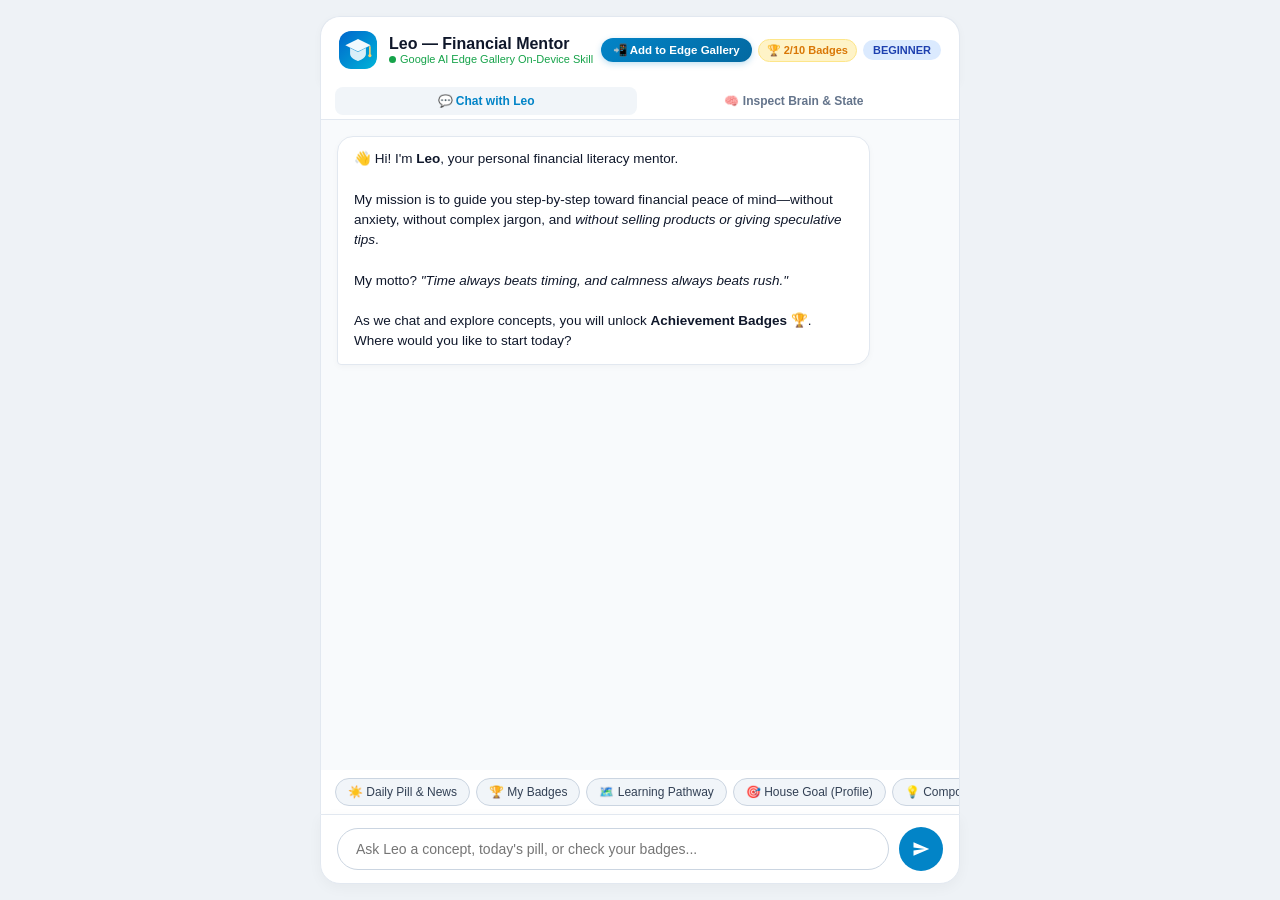
<file: index.html>
<!DOCTYPE html>
<html lang="en">
<head>
  <meta charset="utf-8">
  <meta name="viewport" content="width=device-width, initial-scale=1">
  <title>Google AI Edge Gallery — Leo (Financial Mentor Simulator)</title>
  <style>
    :root {
      --bg: #eef2f6;
      --card: #ffffff;
      --primary: #0284c7;
      --primary-hover: #0369a1;
      --bubble-user: #0284c7;
      --bubble-ai: #ffffff;
      --text: #0f172a;
      --muted: #64748b;
      --border: #e2e8f0;
      --gold: #d97706;
      --gold-bg: #fef3c7;
      --gold-border: #fde68a;
    }
    * { box-sizing: border-box; }
    body {
      font-family: -apple-system, BlinkMacSystemFont, "Segoe UI", Roboto, sans-serif;
      margin: 0;
      padding: 16px;
      background: var(--bg);
      color: var(--text);
      display: flex;
      justify-content: center;
    }
    .wrapper {
      max-width: 640px;
      width: 100%;
      display: flex;
      flex-direction: column;
      height: calc(100vh - 32px);
      max-height: 940px;
    }
    .app-header {
      background: var(--card);
      border-radius: 20px 20px 0 0;
      padding: 14px 18px;
      border: 1px solid var(--border);
      border-bottom: none;
      display: flex;
      align-items: center;
      justify-content: space-between;
      box-shadow: 0 2px 8px rgba(0,0,0,0.03);
    }
    .mentor-info {
      display: flex;
      align-items: center;
      gap: 12px;
    }
    .mentor-info img {
      width: 38px;
      height: 38px;
      border-radius: 12px;
    }
    .mentor-info h2 {
      margin: 0;
      font-size: 16px;
      font-weight: 700;
    }
    .mentor-info .status {
      font-size: 11px;
      color: #16a34a;
      display: flex;
      align-items: center;
      gap: 4px;
    }
    .mentor-info .status::before {
      content: "";
      display: inline-block;
      width: 7px;
      height: 7px;
      border-radius: 50%;
      background: #16a34a;
    }
    .header-badges {
      display: flex;
      gap: 6px;
      align-items: center;
    }
    .badge-counter {
      font-size: 11px;
      font-weight: 700;
      background: var(--gold-bg);
      color: var(--gold);
      padding: 4px 8px;
      border-radius: 12px;
      border: 1px solid var(--gold-border);
      cursor: pointer;
    }
    .level-chip {
      font-size: 11px;
      font-weight: 700;
      text-transform: uppercase;
      padding: 4px 10px;
      border-radius: 12px;
      background: #dbeafe;
      color: #1e40af;
    }

    .view-tabs {
      background: var(--card);
      display: flex;
      border-left: 1px solid var(--border);
      border-right: 1px solid var(--border);
      border-bottom: 1px solid var(--border);
      padding: 4px 14px;
      gap: 6px;
    }
    .tab-btn {
      flex: 1;
      padding: 7px 10px;
      border-radius: 8px;
      border: none;
      background: transparent;
      font-size: 12px;
      font-weight: 600;
      color: var(--muted);
      cursor: pointer;
      transition: all 0.2s;
    }
    .tab-btn.active {
      background: #f1f5f9;
      color: var(--primary);
    }

    .chat-box {
      flex: 1;
      background: #f8fafc;
      border-left: 1px solid var(--border);
      border-right: 1px solid var(--border);
      padding: 16px;
      overflow-y: auto;
      display: flex;
      flex-direction: column;
      gap: 14px;
    }
    .msg {
      max-width: 88%;
      padding: 12px 16px;
      border-radius: 16px;
      font-size: 13.5px;
      line-height: 1.5;
      word-break: break-word;
      animation: fadeIn 0.2s ease;
    }
    @keyframes fadeIn {
      from { opacity: 0; transform: translateY(6px); }
      to { opacity: 1; transform: translateY(0); }
    }
    .msg.user {
      align-self: flex-end;
      background: var(--bubble-user);
      color: #ffffff;
      border-bottom-right-radius: 4px;
    }
    .msg.ai {
      align-self: flex-start;
      background: var(--bubble-ai);
      color: var(--text);
      border: 1px solid var(--border);
      border-bottom-left-radius: 4px;
      box-shadow: 0 2px 6px rgba(0,0,0,0.03);
    }
    .msg .badge-note {
      display: inline-block;
      font-size: 11px;
      font-weight: 600;
      color: var(--primary);
      background: #eff6ff;
      padding: 2px 8px;
      border-radius: 6px;
      margin-top: 8px;
    }
    .achievement-card {
      background: linear-gradient(135deg, #fffbeb, #fef3c7);
      border: 1.5px solid #fde68a;
      border-radius: 12px;
      padding: 10px 14px;
      margin-top: 8px;
      display: flex;
      align-items: center;
      gap: 10px;
      color: #92400e;
      animation: popIn 0.3s ease;
    }
    @keyframes popIn {
      0% { transform: scale(0.9); opacity: 0; }
      100% { transform: scale(1); opacity: 1; }
    }
    .achievement-icon { font-size: 24px; }
    .achievement-title { font-weight: 700; font-size: 12px; }
    .achievement-desc { font-size: 11px; color: #b45309; }

    .msg-webview-container {
      margin-top: 10px;
      border-radius: 14px;
      overflow: hidden;
      border: 1px solid var(--border);
      box-shadow: 0 4px 14px rgba(0,0,0,0.06);
    }
    .msg-webview {
      width: 100%;
      height: 520px;
      border: none;
      display: block;
      background: #ffffff;
    }

    .chips-bar {
      background: var(--card);
      border-left: 1px solid var(--border);
      border-right: 1px solid var(--border);
      padding: 8px 14px;
      display: flex;
      gap: 6px;
      overflow-x: auto;
      scrollbar-width: none;
    }
    .chips-bar::-webkit-scrollbar { display: none; }
    .chip {
      white-space: nowrap;
      font-size: 12px;
      background: #f1f5f9;
      border: 1px solid #cbd5e1;
      padding: 6px 12px;
      border-radius: 16px;
      cursor: pointer;
      color: #334155;
      transition: all 0.15s;
    }
    .chip:hover {
      background: #e2e8f0;
      border-color: var(--primary);
      color: var(--primary);
    }

    .input-bar {
      background: var(--card);
      border-radius: 0 0 20px 20px;
      border: 1px solid var(--border);
      padding: 12px 16px;
      display: flex;
      gap: 10px;
      align-items: center;
      box-shadow: 0 4px 14px rgba(0,0,0,0.04);
    }
    .prompt-input {
      flex: 1;
      border: 1px solid #cbd5e1;
      border-radius: 24px;
      padding: 12px 18px;
      font-size: 14px;
      outline: none;
      transition: border-color 0.2s;
    }
    .prompt-input:focus {
      border-color: var(--primary);
    }
    .send-btn {
      background: var(--primary);
      color: white;
      border: none;
      border-radius: 50%;
      width: 44px;
      height: 44px;
      display: flex;
      align-items: center;
      justify-content: center;
      cursor: pointer;
      transition: background 0.2s;
      flex-shrink: 0;
    }
    .send-btn:hover { background: var(--primary-hover); }
    .send-btn svg { width: 18px; height: 18px; fill: white; }

    .debug-view {
      display: none;
      flex: 1;
      background: #ffffff;
      border-left: 1px solid var(--border);
      border-right: 1px solid var(--border);
      padding: 16px;
      overflow-y: auto;
      font-size: 13px;
    }
    .debug-actions {
      display: flex;
      gap: 8px;
      margin-bottom: 12px;
      flex-wrap: wrap;
    }
    .debug-btn {
      padding: 6px 12px;
      font-size: 12px;
      border-radius: 6px;
      border: 1px solid #cbd5e1;
      background: #f8fafc;
      cursor: pointer;
    }
    .debug-btn:hover { background: #e2e8f0; }
    .debug-log {
      background: #0f172a;
      color: #f1f5f9;
      padding: 12px;
      border-radius: 8px;
      font-family: Consolas, monospace;
      font-size: 11px;
      white-space: pre-wrap;
      max-height: 350px;
      overflow-y: auto;
    }

    .install-btn {
      background: linear-gradient(135deg, #0284c7, #0369a1);
      color: #ffffff;
      border: none;
      padding: 5px 12px;
      border-radius: 12px;
      font-size: 11.5px;
      font-weight: 700;
      cursor: pointer;
      display: inline-flex;
      align-items: center;
      gap: 5px;
      box-shadow: 0 2px 6px rgba(2, 132, 199, 0.25);
      transition: all 0.2s;
    }
    .install-btn:hover {
      transform: translateY(-1px);
      box-shadow: 0 4px 10px rgba(2, 132, 199, 0.35);
    }
    /* Toast feedback */
    .toast {
      position: fixed;
      bottom: 24px;
      left: 50%;
      transform: translateX(-50%) translateY(100px);
      background: #0f172a;
      color: #ffffff;
      padding: 10px 18px;
      border-radius: 24px;
      font-size: 13px;
      font-weight: 600;
      box-shadow: 0 8px 24px rgba(0,0,0,0.2);
      z-index: 9999;
      opacity: 0;
      transition: all 0.3s cubic-bezier(0.16, 1, 0.3, 1);
      pointer-events: none;
    }
    .toast.show {
      transform: translateX(-50%) translateY(0);
      opacity: 1;
    }
    /* Modal */
    .modal-overlay {
      position: fixed;
      top: 0; left: 0; right: 0; bottom: 0;
      background: rgba(15, 23, 42, 0.6);
      backdrop-filter: blur(4px);
      display: none;
      align-items: center;
      justify-content: center;
      z-index: 10000;
      padding: 16px;
    }
    .modal-overlay.active {
      display: flex;
    }
    .modal-card {
      background: #ffffff;
      border-radius: 20px;
      max-width: 440px;
      width: 100%;
      padding: 24px;
      box-shadow: 0 20px 40px rgba(0,0,0,0.15);
      animation: modalPop 0.25s ease;
      position: relative;
    }
    @keyframes modalPop {
      from { transform: scale(0.92); opacity: 0; }
      to { transform: scale(1); opacity: 1; }
    }
    .modal-close {
      position: absolute;
      top: 14px;
      right: 14px;
      background: #f1f5f9;
      border: none;
      border-radius: 50%;
      width: 30px;
      height: 30px;
      font-size: 14px;
      cursor: pointer;
      display: flex;
      align-items: center;
      justify-content: center;
      color: #64748b;
    }
    .modal-close:hover { background: #e2e8f0; color: #0f172a; }
    .url-box {
      background: #f8fafc;
      border: 1px solid #cbd5e1;
      border-radius: 10px;
      padding: 10px 12px;
      font-family: Consolas, monospace;
      font-size: 11px;
      word-break: break-all;
      margin: 12px 0;
      display: flex;
      align-items: center;
      justify-content: space-between;
      gap: 8px;
    }
    .copy-url-btn {
      background: #0284c7;
      color: white;
      border: none;
      padding: 6px 12px;
      border-radius: 6px;
      font-size: 11px;
      font-weight: 700;
      cursor: pointer;
      flex-shrink: 0;
    }
    .copy-url-btn:hover { background: #0369a1; }
    .app-open-link {
      display: block;
      text-align: center;
      background: #16a34a;
      color: white;
      text-decoration: none;
      padding: 10px;
      border-radius: 10px;
      font-size: 13px;
      font-weight: 700;
      margin-top: 12px;
      transition: background 0.2s;
    }
    .app-open-link:hover { background: #15803d; }

  </style>
</head>
<body>

<div class="wrapper">
  <!-- Header -->
  <div class="app-header">
    <div class="mentor-info">
      <img src="skills/financial-advisor/assets/icon.svg" alt="Leo">
      <div>
        <h2>Leo — Financial Mentor</h2>
        <div class="status">Google AI Edge Gallery On-Device Skill</div>
      </div>
    </div>
    <div class="header-badges">
      <button class="install-btn" onclick="openInstallModal()" title="Add Leo to Google AI Edge Gallery">
        📲 Add to Edge Gallery
      </button>
      <div id="badgeCounter" class="badge-counter" onclick="usePrompt('Show my badges')">🏆 <span id="badgeCount">2</span>/10 Badges</div>
      <div id="levelBadge" class="level-chip">Beginner</div>
    </div>
  </div>

  <!-- Tabs: Chat vs Debug -->
  <div class="view-tabs">
    <button class="tab-btn active" id="tabChatBtn" onclick="switchView('chat')">💬 Chat with Leo</button>
    <button class="tab-btn" id="tabDebugBtn" onclick="switchView('debug')">🧠 Inspect Brain & State</button>
  </div>

  <!-- CHAT VIEW -->
  <div id="chatView" style="display: flex; flex-direction: column; flex: 1; min-height: 0;">
    <div class="chat-box" id="chatBox">
      <div class="msg ai">
        👋 Hi! I'm <strong>Leo</strong>, your personal financial literacy mentor.<br><br>
        My mission is to guide you step-by-step toward financial peace of mind—without anxiety, without complex jargon, and <em>without selling products or giving speculative tips</em>.<br><br>
        My motto? <em>"Time always beats timing, and calmness always beats rush."</em><br><br>
        As we chat and explore concepts, you will unlock <strong>Achievement Badges 🏆</strong>. Where would you like to start today?
      </div>
    </div>

    <!-- Quick Prompt Chips -->
    <div class="chips-bar">
      <div class="chip" onclick="usePrompt('Give me today's daily pill and explain relevant economic news for me')">☀️ Daily Pill & News</div>
      <div class="chip" onclick="usePrompt('Which badges have I earned so far?')">🏆 My Badges</div>
      <div class="chip" onclick="usePrompt('Show me my step-by-step learning roadmap')">🗺️ Learning Pathway</div>
      <div class="chip" onclick="usePrompt('I am 30, want to buy a house in 7 years, and need an emergency fund. How do I start?')">🎯 House Goal (Profile)</div>
      <div class="chip" onclick="usePrompt('Explain compound interest using the snowball metaphor')">💡 Compound Interest</div>
      <div class="chip" onclick="usePrompt('What are ETFs and why is everyone talking about them?')">🛒 What is an ETF</div>
      <div class="chip" onclick="usePrompt('Markets are crashing, should I sell everything?')">📉 Market Crash (Zen Mind)</div>
      <div class="chip" onclick="usePrompt('Where should I invest my $10,000?')">⚠️ Where to invest? (No-Advice Test)</div>
      <div class="chip" onclick="usePrompt('Show me the full dashboard')">📊 Full Dashboard</div>
      <div class="chip" onclick="usePrompt('Reset my memory')">🔄 Reset Memory</div>
    </div>

    <!-- Prompt Input Form -->
    <form class="input-bar" id="promptForm" onsubmit="handleSend(event)">
      <input type="text" id="promptInput" class="prompt-input" placeholder="Ask Leo a concept, today's pill, or check your badges..." autocomplete="off">
      <button type="submit" class="send-btn" title="Send prompt to Leo">
        <svg viewBox="0 0 24 24"><path d="M2.01 21L23 12 2.01 3 2 10l15 2-15 2z"/></svg>
      </button>
    </form>
  </div>

  <!-- DEBUG VIEW -->
  <div id="debugView" class="debug-view">
    <h3 style="margin-top:0;">🧠 Inspect Leo's Brain State (`localStorage`)</h3>
    <p style="color:var(--muted); font-size:12px;">
      Persistent on-device memory, badges, and user profile tracked in <code>scripts/index.html</code>.
    </p>
    <div class="debug-actions">
      <button class="debug-btn" onclick="callBrainRaw('load_memory')">🔄 Reload Memory</button>
      <button class="debug-btn" onclick="callBrainRaw('get_badges')">🏆 Inspect Badges</button>
      <button class="debug-btn" onclick="callBrainRaw('get_learning_path')">🗺️ Inspect Roadmap</button>
      <button class="debug-btn" onclick="callBrainRaw('reset_memory')">🗑️ Reset Everything</button>
    </div>
    <div class="debug-log" id="debugLog">Initializing Brain sandbox...</div>
  </div>
</div>

<!-- Headless sandbox of the skill -->
<iframe id="skillSandbox" src="skills/financial-advisor/scripts/index.html" style="display:none;" onload="onSandboxReady()"></iframe>

<script>
  let sandboxReady = false;
  let brainState = { current_level: 'beginner', user_profile: {}, concepts_already_learned: [], badges: {} };

  function onSandboxReady() {
    sandboxReady = true;
    syncBrain();
  }

  async function invokeBrain(payload) {
    const sandbox = document.getElementById('skillSandbox').contentWindow;
    if (!sandbox || !sandbox.ai_edge_gallery_get_result) {
      throw new Error('Skill runtime is not ready.');
    }
    const raw = await sandbox.ai_edge_gallery_get_result(JSON.stringify(payload));
    return JSON.parse(raw);
  }

  async function syncBrain() {
    try {
      const res = await invokeBrain({ action: 'load_memory', lang: 'en' });
      if (res && res.result) {
        brainState = JSON.parse(res.result);
        const badge = document.getElementById('levelBadge');
        badge.textContent = brainState.current_level || 'beginner';
        badge.className = `level-chip ${brainState.current_level || 'beginner'}`;
        
        if (brainState.badges) {
          document.getElementById('badgeCount').textContent = brainState.badges.earned_count || 0;
        }

        document.getElementById('debugLog').textContent = JSON.stringify(brainState, null, 2);
      }
    } catch (e) {
      console.error(e);
    }
  }

  function switchView(view) {
    document.getElementById('tabChatBtn').classList.toggle('active', view === 'chat');
    document.getElementById('tabDebugBtn').classList.toggle('active', view === 'debug');
    document.getElementById('chatView').style.display = view === 'chat' ? 'flex' : 'none';
    document.getElementById('debugView').style.display = view === 'debug' ? 'block' : 'none';
    if (view === 'debug') syncBrain();
  }

  function usePrompt(text) {
    document.getElementById('promptInput').value = text;
    handleSend(new Event('submit'));
  }

  async function handleSend(e) {
    e.preventDefault();
    const input = document.getElementById('promptInput');
    const prompt = input.value.trim();
    if (!prompt) return;

    input.value = '';
    appendMessage(prompt, 'user');

    const thinkingId = appendMessage('<em>Leo is thinking and consulting his Brain...</em>', 'ai');

    try {
      const replyObj = await simulateLeoMentor(prompt);
      document.getElementById(thinkingId).remove();
      appendAiResponse(replyObj);
      syncBrain();
    } catch (err) {
      document.getElementById(thinkingId).remove();
      appendMessage('⚠️ An error occurred: ' + err.message, 'ai');
    }
  }

  function appendMessage(text, sender) {
    const box = document.getElementById('chatBox');
    const msg = document.createElement('div');
    const id = 'msg_' + Date.now() + Math.random().toString(36).substr(2, 4);
    msg.id = id;
    msg.className = `msg ${sender}`;
    msg.innerHTML = text;
    box.appendChild(msg);
    box.scrollTop = box.scrollHeight;
    return id;
  }

  function appendAiResponse(response) {
    const box = document.getElementById('chatBox');
    const msg = document.createElement('div');
    msg.className = 'msg ai';

    let content = `<div>${response.text}</div>`;

    // Achievement badges alerts
    if (response.newBadges && response.newBadges.length > 0) {
      response.newBadges.forEach(b => {
        content += `
          <div class="achievement-card">
            <div class="achievement-icon">${b.icon}</div>
            <div>
              <div class="achievement-title">🏆 NEW BADGE UNLOCKED: ${b.title_en || b.title}!</div>
              <div class="achievement-desc">${b.desc_en || b.desc}</div>
            </div>
          </div>
        `;
      });
    }

    if (response.brainNote) {
      content += `<div class="badge-note">🧠 Leo's Brain & Soul: ${response.brainNote}</div>`;
    }

    if (response.webviewUrl) {
      content += `
        <div class="msg-webview-container">
          <iframe class="msg-webview" src="${response.webviewUrl}"></iframe>
        </div>
      `;
    }

    msg.innerHTML = content;
    box.appendChild(msg);
    box.scrollTop = box.scrollHeight;
  }

  // Simulation Engine of Leo Soul & Brain
  async function simulateLeoMentor(prompt) {
    const p = prompt.toLowerCase();

    // 1. TROPHY SHOWCASE
    if (p.includes('badge') || p.includes('troph') || p.includes('trofei') || p.includes('conquistati')) {
      const bRes = await invokeBrain({ action: 'get_badges', lang: 'en' });
      const bData = JSON.parse(bRes.result);
      const hubRes = await invokeBrain({ action: 'view_hub', lang: 'en' });
      const webviewUrl = 'skills/financial-advisor/assets/' + hubRes.webview.url.replace(/^..\//, '').replace(/^assets\//, '');

      return {
        text: `🏆 <strong>Your Trophy Showcase!</strong><br><br>
        So far you have earned <strong>${bData.earned_count}</strong> out of <strong>${bData.total}</strong> badges.<br><br>
        Every time you ask insightful questions, set financial goals, or explore market updates, you unlock achievements for your financial growth. Check out your interactive showcase below:`,
        webviewUrl: webviewUrl,
        brainNote: 'Badge showcase loaded from Brain'
      };
    }

    // 2. DAILY PILL & ECONOMIC NEWS
    if (p.includes('pill') || p.includes('news') || p.includes('notizi') || (p.includes('today') && p.includes('learn')) || (p.includes('oggi') && p.includes('giorno'))) {
      const pillRes = await invokeBrain({ 
        action: 'get_daily_pill', 
        lang: 'en',
        llm_news: { 
          topic: "Central Bank Rates (ECB / Fed)", 
          headline: "Central banks review economic trends and interest rates", 
          tailored_impact: "Lower interest rates reduce borrowing costs for mortgages, but lower yields on basic savings accounts." 
        } 
      });
      const pillData = JSON.parse(pillRes.result);
      const hubRes = await invokeBrain({ action: 'view_hub', lang: 'en' });
      const webviewUrl = 'skills/financial-advisor/assets/' + hubRes.webview.url.replace(/^..\//, '').replace(/^assets\//, '');

      return {
        text: `☀️ <strong>Leo's Daily Pill — ${pillData.date}</strong><br><br>
        💡 <strong>Key Concept: ${pillData.concept_pill.title}</strong><br>
        ${pillData.concept_pill.explanation}<br><br>
        📰 <strong>Economic Context: ${pillData.market_news_context.headline}</strong><br>
        ${pillData.market_news_context.tailored_impact}<br><br>
        <span style="font-size:12px; color:var(--muted);">${pillData.market_news_context.for_profile}</span><br><br>
        <em>— Leo: "Small consistent steps today build your peace of mind tomorrow."</em>`,
        webviewUrl: webviewUrl,
        newBadges: pillData.newly_unlocked_badges || [],
        brainNote: 'Daily pill generated and Daily Consistency badge verified'
      };
    }

    // 3. LEARNING ROADWAY / MODULES
    if (p.includes('path') || p.includes('road') || p.includes('percorso') || p.includes('tappe') || p.includes('modul')) {
      const pathRes = await invokeBrain({ action: 'get_learning_path', lang: 'en' });
      const pathData = JSON.parse(pathRes.result);
      const currentMod = pathData.modules.find(m => m.status === 'current');
      const hubRes = await invokeBrain({ action: 'view_hub', lang: 'en' });
      const webviewUrl = 'skills/financial-advisor/assets/' + hubRes.webview.url.replace(/^..\//, '').replace(/^assets\//, '');

      return {
        text: `🗺️ <strong>Your Learning Pathway with Leo</strong> (Progress: ${pathData.progress_percent}%)<br><br>
        You are at the <strong>${pathData.current_level.toUpperCase()}</strong> level. You have completed <strong>${pathData.completed_modules}</strong> out of ${pathData.total_modules} milestones.<br><br>
        🎯 <strong>Next recommended milestone:</strong><br>
        <strong>${currentMod ? currentMod.title : 'Curriculum Completed!'}</strong>: ${currentMod ? currentMod.desc : 'You are a master of personal finance!'}<br><br>
        Here is your interactive roadmap:`,
        webviewUrl: webviewUrl,
        brainNote: 'Learning pathway queried and saved in Brain'
      };
    }

    // 4. COMPOUND INTEREST (Trigger Snowball Effect badge)
    if (p.includes('compound') || p.includes('snowball') || p.includes('interesse composto') || p.includes('compounding')) {
      const upd = await invokeBrain({
        action: 'update_memory',
        lang: 'en',
        add_concepts: ['interesse composto'],
        new_level: 'intermediate',
        summary: 'Learned compound interest using the snowball metaphor.'
      });
      const parsedUpd = JSON.parse(upd.result);

      return {
        text: `⛄ <strong>Compound Interest: The Snowball Effect</strong><br><br>
        Imagine rolling a small snowball down a snow-covered hill. At first, it grows slowly. But as it rolls, it collects more snow: the larger its surface, the more snow sticks on every rotation.<br><br>
        Finance works the exact same way: if you invest $1,000 and earn 5% ($50), the next year you don't calculate 5% on $1,000, but on $1,050. At first, the difference seems small, but after 15, 20, or 30 years, returns generated by past returns vastly outgrow your original contributions!<br><br>
        <em>— Leo: "Time is the most democratic and powerful leverage in existence. Let's use it to our advantage!"</em>`,
        newBadges: parsedUpd.newly_unlocked_badges || [],
        brainNote: 'Concept "compound interest" registered. Snowball Effect badge checked.'
      };
    }

    // 5. ETF (Trigger Global Cart badge)
    if (p.includes('etf') || p.includes('cart')) {
      const upd = await invokeBrain({
        action: 'update_memory',
        lang: 'en',
        add_concepts: ['etf', 'costi e ter'],
        summary: 'Explained ETFs as a diversified shopping cart and passive indexing.'
      });
      const parsedUpd = JSON.parse(upd.result);

      return {
        text: `🛒 <strong>What is an ETF? The Grocery Cart Analogy</strong><br><br>
        Think of an ETF as a pre-packaged shopping cart containing tiny slices of thousands of top companies across the globe.<br><br>
        Why is it a game-changer for everyday savers?<br>
        1. <strong>Instant Diversification</strong>: If one company fails, your total basket barely notices.<br>
        2. <strong>Microscopic Fees (TER)</strong>: Often under 0.20% per year, versus the 2%-3% charged by traditional bank-managed funds that erode your compounding.<br>
        3. <strong>Simplicity</strong>: No need to pick individual stocks. You buy the global economy and let time do the heavy lifting.<br><br>
        <em>— Leo: "Don't look for the needle in the haystack: buy the haystack!"</em>`,
        newBadges: parsedUpd.newly_unlocked_badges || [],
        brainNote: 'Concepts "etf" and "fees/ter" registered. Global Cart badge unlocked.'
      };
    }

    // 6. MARKET CRASH / PANIC (Trigger Zen Mind badge)
    if (p.includes('crash') || p.includes('panic') || p.includes('drop') || p.includes('sell') || p.includes('crollo') || p.includes('paura') || p.includes('rosso')) {
      const upd = await invokeBrain({
        action: 'update_memory',
        lang: 'en',
        volatility_discussed: true,
        add_note: 'Managed volatility anxiety: reminded user of market cycles and dollar-cost averaging.',
        summary: 'Taught emotional resilience during unrealized drawdowns.'
      });
      const parsedUpd = JSON.parse(upd.result);

      return {
        text: `🧘 <strong>Pause, take a deep breath with me, and let's look at the big picture</strong><br><br>
        Seeing market fluctuations can trigger natural anxiety (known as <em>Loss Aversion</em>). Remember three fundamental principles:<br><br>
        1. <strong>A loss is only realized when you sell</strong>: As long as you stay invested, you own the exact same share of global businesses.<br>
        2. <strong>Volatility is the toll for long-term growth</strong>: Markets have endured wars, recessions, and crises, consistently recovering over decades.<br>
        3. <strong>Supermarket on Sale</strong>: If you dollar-cost average (PAC) monthly, dips let you buy quality assets at a discount!<br><br>
        <em>— Leo: "Our goal isn't to predict the weather, but to build a sturdy roof. Stay calm."</em>`,
        newBadges: parsedUpd.newly_unlocked_badges || [],
        brainNote: 'Anti-panic psychological shield activated. Zen Mind badge checked.'
      };
    }

    // 7. GOAL SETTING: HOUSE / TIMELINE / AGE (Trigger Compass Activated badge)
    if (p.includes('house') || p.includes('goal') || p.includes('year') || p.includes('casa') || p.includes('anni') || p.includes('fondo') || p.includes('orizzonte')) {
      let detectedGoal = p.includes('house') || p.includes('casa') ? 'First home purchase' : 'Financial security';
      let detectedHorizon = p.includes('house') || p.includes('casa') ? 'Medium term (5-7 years)' : 'Long term (> 10 years)';
      let detectedAgeMatch = p.match(/\b\d{2}\b/);
      let detectedAge = detectedAgeMatch ? detectedAgeMatch[0] + ' years old' : '30 approx';

      const upd = await invokeBrain({
        action: 'update_memory',
        lang: 'en',
        profile_update: {
          age_range: detectedAge,
          goals: ['Emergency Fund', detectedGoal],
          time_horizon: detectedHorizon
        },
        add_note: `Profile updated: age ${detectedAge}, goal ${detectedGoal}, horizon ${detectedHorizon}`,
        summary: `Established financial timeline for ${detectedGoal} over ${detectedHorizon}.`
      });
      const parsedUpd = JSON.parse(upd.result);

      return {
        text: `🎯 <strong>Great to learn more about you! I've saved this in my Brain.</strong><br><br>
        Having a clear goal like <strong>${detectedGoal}</strong> with a time horizon of <strong>${detectedHorizon}</strong> allows us to tailor your strategy:<br><br>
        1. <strong>For your goal (${detectedHorizon})</strong>: We shouldn't take high stock market risk. Secure instruments with fixed maturity (term deposits or government bonds) matching your timeline are ideal.<br>
        2. <strong>For day-to-day peace of mind</strong>: 3 to 6 months of living expenses in an Emergency Fund.<br>
        3. <strong>For long-term future</strong>: Any surplus can steadily work on global index markets.<br><br>
        <em>— Leo: "A clear goal and a disciplined plan keep you steady through any storm."</em>`,
        newBadges: parsedUpd.newly_unlocked_badges || [],
        brainNote: `Profile updated: ${detectedGoal}, horizon ${detectedHorizon}. Compass Activated badge unlocked.`
      };
    }

    // 8. RULE ZERO: No Investment Advice (Trigger Anti-FOMO Shield badge)
    if (p.includes('where to invest') || p.includes('what should i invest') || p.includes('recommend') || p.includes('buy') || p.includes('crypto') || p.includes('in cosa dovrei') || p.includes('consigliami')) {
      const upd = await invokeBrain({
        action: 'update_memory',
        lang: 'en',
        fomo_triggered: true,
        add_note: 'Direct investment advice requested: reinforced Rule Zero (pure financial literacy).',
        summary: 'Clarified the distinction between conceptual education and licensed financial advice.'
      });
      const parsedUpd = JSON.parse(upd.result);

      return {
        text: `🛡️ <strong>Leo's Rule Zero</strong>: I will never tell you 'buy this stock' or 'invest in this crypto'.<br><br>
        Salespeople and tipsters often have hidden conflicts of interest. My purpose is to empower you to be <strong>completely autonomous and confident</strong>:<br>
        • Understand debt lending (bonds) vs ownership equity (stocks).<br>
        • Spot hidden fees that drain your returns.<br>
        • Defend yourself from get-rich-quick traps.<br><br>
        <em>— Leo: "Learning how to fish is worth a thousand gifted fish."</em>`,
        newBadges: parsedUpd.newly_unlocked_badges || [],
        brainNote: 'Rule Zero enforced. Anti-FOMO Shield badge unlocked.'
      };
    }

    // 9. FULL DASHBOARD
    if (p.includes('dash') || p.includes('hub') || p.includes('progress') || p.includes('mostra') || p.includes('dashboard')) {
      const hubRes = await invokeBrain({ action: 'view_hub', lang: 'en' });
      const webviewUrl = 'skills/financial-advisor/assets/' + hubRes.webview.url.replace(/^..\//, '').replace(/^assets\//, '');
      return {
        text: `Here is your full dashboard: today's pill, trophy showcase, and milestone roadmap!`,
        webviewUrl: webviewUrl,
        brainNote: 'Dashboard synced with Leo Brain.'
      };
    }

    // 10. RESET
    if (p.includes('reset') || p.includes('clear') || p.includes('azzera')) {
      const res = await invokeBrain({ action: 'reset_memory', lang: 'en' });
      return {
        text: res.result || 'Memory reset. Let us begin a fresh learning journey together!',
        brainNote: 'State reset completed'
      };
    }

    // Fallback response
    await invokeBrain({
      action: 'update_memory',
      lang: 'en',
      summary: `User asked: "${prompt.slice(0, 45)}..."`
    });

    return {
      text: `Great question! This topic touches upon key concepts for your level (<strong>${(brainState.current_level || 'beginner').toUpperCase()}</strong>).<br><br>
      We can dive deeper, or you can ask me:<br>
      • <em>"Which badges have I earned?"</em> to see your trophies.<br>
      • <em>"Give me today's daily pill"</em> for a quick concept and market news.<br>
      • <em>"Show me the dashboard"</em> to review all modules.<br><br>
      <em>— Leo: "Every question you ask is a building block for your financial confidence."</em>`,
      brainNote: 'Spot question registered in session logs.'
    };
  }

  async function callBrainRaw(action) {
    const res = await invokeBrain({ action, lang: 'en' });
    document.getElementById('debugLog').textContent = JSON.stringify(res, null, 2);
    syncBrain();
  }
</script>


<!-- Quick Add Modal -->
<div class="modal-overlay" id="installModal" onclick="if(event.target===this) closeInstallModal()">
  <div class="modal-card">
    <button class="modal-close" onclick="closeInstallModal()">✕</button>
    <div style="display:flex; align-items:center; gap:10px; margin-bottom:12px;">
      <img src="skills/financial-advisor/assets/icon.svg" width="36" height="36" style="border-radius:10px;" alt="Leo">
      <div>
        <h3 style="margin:0; font-size:16px;">Add Leo to Edge Gallery</h3>
        <span style="font-size:11px; color:#16a34a; font-weight:600;" id="modalPlatformBadge">Android & iOS Supported</span>
      </div>
    </div>
    
    <p style="font-size:12.5px; color:#475569; margin:6px 0;" id="modalInstructionText">
      Paste this skill link into <strong>Google AI Edge Gallery</strong> > <strong>Agent Skills</strong> > <strong>Add Skill from URL</strong>:
    </p>

    <div class="url-box">
      <span id="skillUrlText">https://raythekool.github.io/edge-skill-financial-advisor/skills/financial-advisor/</span>
      <button class="copy-url-btn" id="modalCopyBtn" onclick="copyModalSkillUrl(this)">📋 Copy</button>
    </div>

    <!-- Dynamic Actions per OS (no broken deep links on iOS Safari or Desktop) -->
    <div id="modalActions">
      <!-- Injected dynamically in openInstallModal() -->
    </div>

    <!-- QR Section (prominently shown on Desktop, hidden on mobile) -->
    <div id="modalQrContainer" style="margin-top:14px; text-align:center;">
      <!-- Injected dynamically based on OS -->
    </div>

    <div style="margin-top:14px; text-align:center; border-top:1px solid #f1f5f9; padding-top:10px;">
      <a href="skills/financial-advisor/index.html" style="font-size:12px; color:#0284c7; text-decoration:none; font-weight:600;">
        🔗 Pagina di installazione 1-Click dedicata →
      </a>
    </div>
  </div>
</div>

<!-- Toast notification -->
<div class="toast" id="toastMessage">📋 Skill URL copied to clipboard!</div>

<script>
  const CANONICAL_SKILL_URL = "https://raythekool.github.io/edge-skill-financial-advisor/skills/financial-advisor/";
  const SKILL_URL = (window.location.protocol.startsWith('http') && window.location.hostname !== 'localhost' && window.location.hostname !== '127.0.0.1')
    ? (window.location.origin + window.location.pathname.replace(/\/index\.html$/, '') + '/skills/financial-advisor/')
    : CANONICAL_SKILL_URL;

  function detectSimulatorPlatform() {
    const ua = navigator.userAgent || '';
    const platform = navigator.platform || '';
    const maxTouch = navigator.maxTouchPoints || 0;

    const isIOS = /iPad|iPhone|iPod/.test(ua) ||
      (platform === 'MacIntel' && maxTouch > 1) ||
      (/Macintosh/.test(ua) && maxTouch > 1);

    const isAndroid = /Android/i.test(ua);
    const isDesktop = !isIOS && !isAndroid;

    return { isIOS, isAndroid, isDesktop };
  }

  function showToast(msg) {
    const toast = document.getElementById('toastMessage');
    toast.textContent = msg;
    toast.classList.add('show');
    if (window._simToastTimer) clearTimeout(window._simToastTimer);
    window._simToastTimer = setTimeout(() => toast.classList.remove('show'), 3500);
  }

  function copyModalSkillUrl(btnElement) {
    const textToCopy = SKILL_URL;
    let promise;
    if (navigator.clipboard && window.isSecureContext) {
      promise = navigator.clipboard.writeText(textToCopy);
    } else {
      promise = new Promise((resolve, reject) => {
        try {
          const ta = document.createElement("textarea");
          ta.value = textToCopy;
          ta.style.position = "fixed";
          ta.style.left = "-9999px";
          document.body.appendChild(ta);
          ta.focus();
          ta.select();
          const ok = document.execCommand('copy');
          document.body.removeChild(ta);
          if (ok) resolve(); else reject();
        } catch (e) { reject(e); }
      });
    }

    promise.then(() => {
      showToast("URL copiato negli appunti! Ora apri Edge Gallery > Agent Skills > Add Skill from URL");
      if (btnElement) {
        const origText = btnElement.innerHTML;
        btnElement.classList.add('copied');
        btnElement.innerHTML = "✓ URL Copiato negli Appunti!";
        setTimeout(() => {
          btnElement.classList.remove('copied');
          btnElement.innerHTML = origText;
        }, 3200);
      }
    }).catch(() => {
      showToast("Skill URL: " + textToCopy);
    });
  }

  function handleAndroidModalLaunch() {
    copyModalSkillUrl();
    showToast("📋 URL copiato! Avvio Edge Gallery...");
  }

  function openInstallModal() {
    const { isIOS, isAndroid, isDesktop } = detectSimulatorPlatform();
    const actions = document.getElementById('modalActions');
    const qrContainer = document.getElementById('modalQrContainer');
    const badge = document.getElementById('modalPlatformBadge');
    const urlSpan = document.getElementById('skillUrlText');
    if (urlSpan) urlSpan.textContent = SKILL_URL;

    if (isIOS) {
      badge.textContent = "iPhone & iPad";
      badge.style.color = "#0284c7";
      // Never trigger com.google.ai.edge.gallery:// on iOS Safari
      actions.innerHTML = `
        <button class="app-open-link" style="background: linear-gradient(135deg, #0284c7, #0369a1); border:none; width:100%; cursor:pointer; font-weight:700; display:flex; align-items:center; justify-content:center; gap:8px;" onclick="copyModalSkillUrl(this)">
          <span>📋</span> <span>Copia URL Skill per Edge Gallery</span>
        </button>
        <a href="https://apps.apple.com/app/google-ai-edge-gallery/id6749645337" target="_blank" rel="noopener" class="app-open-link" style="background:#1e293b; color:#ffffff; margin-top:8px; display:flex; align-items:center; justify-content:center; gap:8px; text-decoration:none; font-size:12.5px;">
          <span>📲</span> <span>Scarica / Apri Edge Gallery su App Store</span>
        </a>
        <p style="font-size:11.5px; color:#64748b; margin-top:8px; line-height:1.4; text-align:center;">
          Su iPhone: tocca <strong>Copia</strong>, apri <strong>Edge Gallery</strong> > <strong>Agent Skills</strong> > <strong>Add Skill from URL</strong> e incolla.
        </p>
      `;
      qrContainer.innerHTML = '';
      qrContainer.style.display = 'none';

    } else if (isAndroid) {
      badge.textContent = "Android Ready";
      badge.style.color = "#16a34a";
      actions.innerHTML = `
        <a href="com.google.ai.edge.gallery://llm_agent_chat/" class="app-open-link" style="background: #16a34a;" onclick="handleAndroidModalLaunch()">
          🚀 Apri in Google AI Edge Gallery
        </a>
        <button class="app-open-link" style="background: #f1f5f9; color:#334155; border:1px solid #cbd5e1; margin-top:8px; width:100%; cursor:pointer;" onclick="copyModalSkillUrl(this)">
          📋 Copia URL Skill negli Appunti
        </button>
      `;
      qrContainer.innerHTML = '';
      qrContainer.style.display = 'none';

    } else {
      // Desktop
      badge.textContent = "Desktop & Mobile";
      badge.style.color = "#0284c7";
      actions.innerHTML = `
        <button class="app-open-link" style="background: linear-gradient(135deg, #0284c7, #0369a1); border:none; width:100%; cursor:pointer; font-weight:700; display:flex; align-items:center; justify-content:center; gap:8px;" onclick="copyModalSkillUrl(this)">
          <span>📋</span> <span>Copia URL Skill per Edge Gallery</span>
        </button>
      `;
      qrContainer.style.display = 'block';
      qrContainer.innerHTML = `
        <div style="background: #f0f9ff; border: 1.5px solid #bae6fd; border-radius: 12px; padding: 12px; margin-top: 10px;">
          <div style="font-size: 11px; font-weight: 800; color: #0284c7; text-transform: uppercase; margin-bottom: 6px;">
            📱 Scansiona con lo Smartphone
          </div>
          <img src="https://api.qrserver.com/v1/create-qr-code/?size=180x180&margin=3&data=${encodeURIComponent(SKILL_URL)}" width="112" height="112" style="border-radius:10px; background:#fff; padding:4px; box-shadow:0 2px 6px rgba(0,0,0,0.08);" alt="Skill QR Code">
          <div style="font-size: 11.5px; color: #475569; margin-top: 6px; line-height: 1.4;">
            Inquadra il codice per aprire la pagina e installare la skill su Edge Gallery.
          </div>
        </div>
      `;
    }

    document.getElementById('installModal').classList.add('active');
  }

  function closeInstallModal() {
    document.getElementById('installModal').classList.remove('active');
  }
</script>

</body>
</html>
</file>
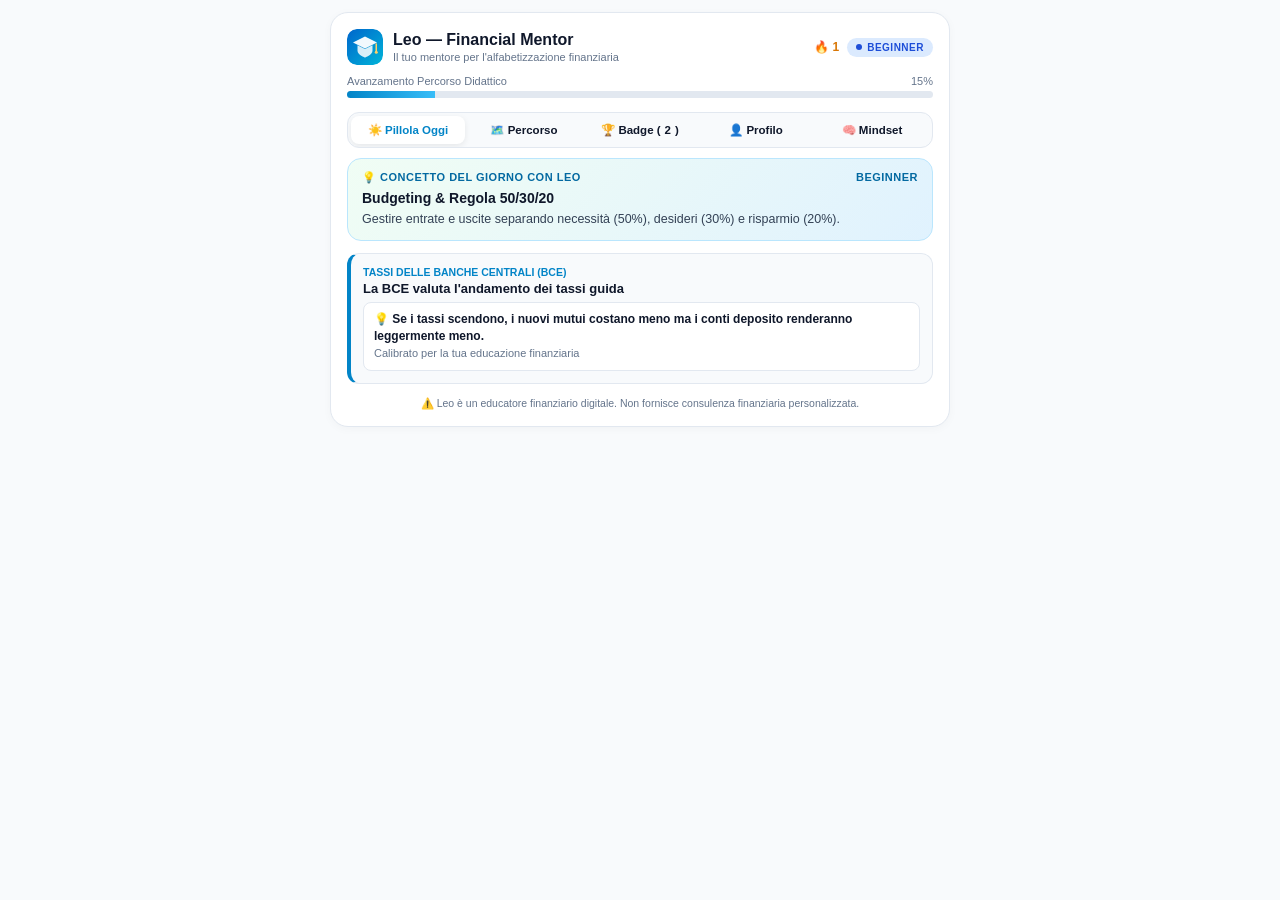
<file: skills/financial-advisor/assets/webview.html>
<!DOCTYPE html>
<html lang="it">
<head>
<meta charset="utf-8">
<meta name="viewport" content="width=device-width, initial-scale=1">
<title>Leo — Financial Advisor Dashboard</title>
<style>
:root {
  color-scheme: light dark;
  --bg: #f8fafc;
  --card: #ffffff;
  --text: #0f172a;
  --muted: #64748b;
  --line: #e2e8f0;
  --accent: #0284c7;
  --accent-light: #e0f2fe;
  --success: #16a34a;
  --success-bg: #dcfce7;
  --gold: #d97706;
  --gold-bg: #fef3c7;
  --badge-border: #fde68a;
}
@media (prefers-color-scheme: dark) {
  :root {
    --bg: #0f172a;
    --card: #1e293b;
    --text: #f8fafc;
    --muted: #94a3b8;
    --line: #334155;
    --accent: #38bdf8;
    --accent-light: #082f49;
    --success: #4ade80;
    --success-bg: #052e16;
    --gold: #fbbf24;
    --gold-bg: #451a03;
    --badge-border: #78350f;
  }
}
* { box-sizing: border-box; }
html, body { scrollbar-width: none; -ms-overflow-style: none; }
::-webkit-scrollbar { display: none; }
body {
  margin: 0;
  padding: 12px;
  background: var(--bg);
  color: var(--text);
  font: 13.5px -apple-system, BlinkMacSystemFont, "Segoe UI", Roboto, sans-serif;
}
main { max-width: 620px; margin: auto; }
.card {
  background: var(--card);
  border: 1px solid var(--line);
  border-radius: 18px;
  padding: 16px;
  box-shadow: 0 2px 10px rgba(0,0,0,0.03);
}
.header {
  display: flex;
  justify-content: space-between;
  align-items: center;
  gap: 10px;
}
.title-group {
  display: flex;
  align-items: center;
  gap: 10px;
}
.icon {
  width: 36px;
  height: 36px;
  border-radius: 10px;
  flex-shrink: 0;
}
h1 { margin: 0; font-size: 16px; font-weight: 700; }
.subtitle { margin: 2px 0 0; font-size: 11px; color: var(--muted); }

.badge-level {
  border-radius: 12px;
  padding: 4px 9px;
  font-weight: 700;
  font-size: 10px;
  text-transform: uppercase;
  letter-spacing: 0.5px;
  display: inline-flex;
  align-items: center;
  gap: 5px;
}
.badge-level::before {
  content: "";
  display: inline-block;
  width: 6px;
  height: 6px;
  border-radius: 50%;
  background: currentColor;
}
.badge-level.beginner { background: #dbeafe; color: #1d4ed8; }
.badge-level.intermediate { background: #fef3c7; color: #b45309; }
.badge-level.advanced { background: #dcfce7; color: #15803d; }

.tabs {
  display: flex;
  background: var(--bg);
  padding: 3px;
  border-radius: 12px;
  gap: 2px;
  margin: 12px 0 10px;
  border: 1px solid var(--line);
  overflow-x: auto;
  scrollbar-width: none;
}
.tabs::-webkit-scrollbar { display: none; }
.tab {
  flex: 1;
  padding: 7px 6px;
  border: none;
  background: transparent;
  color: var(--text);
  font-weight: 600;
  font-size: 11.5px;
  border-radius: 8px;
  cursor: pointer;
  transition: all 0.15s ease;
  display: flex;
  align-items: center;
  justify-content: center;
  gap: 4px;
  white-space: nowrap;
}
.tab.active {
  background: var(--card);
  box-shadow: 0 2px 6px rgba(0,0,0,0.08);
  color: var(--accent);
}

.tab-content { display: none; }
.tab-content.active { display: block; }

/* Progress bar */
.progress-container { margin: 10px 0 14px; }
.progress-label {
  display: flex;
  justify-content: space-between;
  font-size: 11px;
  color: var(--muted);
  margin-bottom: 4px;
}
.progress-bar-bg {
  background: var(--line);
  height: 7px;
  border-radius: 4px;
  overflow: hidden;
}
.progress-bar-fill {
  background: linear-gradient(90deg, #0284c7, #38bdf8);
  height: 100%;
  width: 0%;
  transition: width 0.4s ease;
}

/* Daily Pill Card */
.pill-card {
  background: linear-gradient(135deg, #f0fdf4, #e0f2fe);
  border: 1px solid #bae6fd;
  border-radius: 14px;
  padding: 12px 14px;
  margin-bottom: 12px;
  color: #0369a1;
}
@media (prefers-color-scheme: dark) {
  .pill-card {
    background: linear-gradient(135deg, #064e3b22, #07598533);
    border-color: #0369a1;
    color: #bae6fd;
  }
}
.pill-header {
  display: flex;
  justify-content: space-between;
  font-size: 11px;
  font-weight: 700;
  text-transform: uppercase;
  letter-spacing: 0.5px;
  margin-bottom: 6px;
}
.pill-title {
  font-size: 14px;
  font-weight: 700;
  color: #0f172a;
  margin-bottom: 4px;
}
@media (prefers-color-scheme: dark) {
  .pill-title { color: #f8fafc; }
}
.pill-desc {
  font-size: 12.5px;
  line-height: 1.45;
  color: #334155;
}
@media (prefers-color-scheme: dark) {
  .pill-desc { color: #cbd5e1; }
}

/* News Scenario Card */
.news-card {
  background: var(--bg);
  border: 1px solid var(--line);
  border-left: 4px solid var(--accent);
  border-radius: 12px;
  padding: 12px;
  margin-top: 10px;
}
.news-topic {
  font-size: 10.5px;
  font-weight: 700;
  color: var(--accent);
  text-transform: uppercase;
}
.news-headline {
  font-size: 13px;
  font-weight: 700;
  margin: 3px 0 6px;
}
.news-impact {
  background: var(--card);
  padding: 8px 10px;
  border-radius: 8px;
  font-size: 12px;
  line-height: 1.4;
  color: var(--text);
  border: 1px solid var(--line);
}

/* Stepper / Timeline */
.timeline {
  display: flex;
  flex-direction: column;
  gap: 8px;
  margin-top: 10px;
}
.step-item {
  display: flex;
  align-items: flex-start;
  gap: 10px;
  padding: 8px 10px;
  border-radius: 10px;
  background: var(--bg);
  border: 1px solid transparent;
}
.step-item.current {
  background: var(--card);
  border-color: var(--accent);
  box-shadow: 0 2px 8px rgba(2,132,199,0.12);
}
.step-dot {
  width: 22px;
  height: 22px;
  border-radius: 50%;
  display: flex;
  align-items: center;
  justify-content: center;
  font-size: 11px;
  font-weight: 700;
  flex-shrink: 0;
  margin-top: 2px;
}
.step-item.mastered .step-dot { background: var(--success-bg); color: var(--success); }
.step-item.current .step-dot { background: var(--accent-light); color: var(--accent); border: 1.5px solid var(--accent); }
.step-item.upcoming .step-dot { background: var(--line); color: var(--muted); }

.step-content { flex: 1; }
.step-title { font-size: 12.5px; font-weight: 700; }
.step-desc { font-size: 11px; color: var(--muted); margin-top: 2px; }

/* BADGES SHOWCASE GRID */
.badges-header {
  display: flex;
  justify-content: space-between;
  align-items: center;
  margin-bottom: 10px;
}
.badges-count {
  font-size: 11.5px;
  font-weight: 700;
  background: var(--gold-bg);
  color: var(--gold);
  padding: 3px 8px;
  border-radius: 12px;
}
.badges-grid {
  display: grid;
  grid-template-columns: 1fr 1fr;
  gap: 8px;
}
.badge-card {
  border-radius: 12px;
  padding: 10px;
  display: flex;
  gap: 8px;
  align-items: flex-start;
  transition: transform 0.15s;
}
.badge-card.unlocked {
  background: var(--card);
  border: 1.5px solid var(--badge-border);
  box-shadow: 0 2px 8px rgba(217, 119, 6, 0.08);
}
.badge-card.locked {
  background: var(--bg);
  border: 1px dashed var(--line);
  opacity: 0.65;
}
.badge-icon {
  font-size: 24px;
  line-height: 1;
  flex-shrink: 0;
}
.badge-card.locked .badge-icon {
  filter: grayscale(1);
}
.badge-info { flex: 1; min-width: 0; }
.badge-name {
  font-size: 12px;
  font-weight: 700;
  margin-bottom: 2px;
  display: flex;
  align-items: center;
  gap: 4px;
}
.badge-status-tag {
  font-size: 9px;
  font-weight: 700;
  color: var(--success);
}
.badge-card.locked .badge-status-tag {
  color: var(--muted);
}
.badge-desc {
  font-size: 10.5px;
  color: var(--muted);
  line-height: 1.35;
}

/* Profile Grid */
.profile-grid {
  display: grid;
  grid-template-columns: 1fr 1fr;
  gap: 8px;
  margin-top: 8px;
}
.profile-box {
  background: var(--bg);
  border: 1px solid var(--line);
  padding: 8px 10px;
  border-radius: 8px;
}
.profile-box-label { font-size: 10px; color: var(--muted); text-transform: uppercase; font-weight: 600; }
.profile-box-val { font-size: 12px; font-weight: 600; margin-top: 2px; }

.disclaimer {
  font-size: 10.5px;
  color: var(--muted);
  text-align: center;
  margin-top: 12px;
  line-height: 1.35;
}
</style>
</head>
<body>
<main id="app">
  <div class="card">
    <div class="header">
      <div class="title-group">
        <svg class="icon" viewBox="0 0 48 48" width="36" height="36" style="border-radius:10px;">
          <defs>
            <linearGradient id="leoGrad" x1="0%" y1="0%" x2="100%" y2="100%">
              <stop offset="0%" stop-color="#0066cc"/>
              <stop offset="100%" stop-color="#00b4d8"/>
            </linearGradient>
          </defs>
          <rect width="48" height="48" rx="12" fill="url(#leoGrad)"/>
          <path d="M24 10 L8 18 L24 26 L40 18 Z" fill="#ffffff" opacity="0.95"/>
          <path d="M14 21.5 L14 29 C14 34.5 24 38 24 38 C24 38 34 34.5 34 29 L34 21.5 L24 26.5 Z" fill="#ffffff" opacity="0.85"/>
          <path d="M39 20 L39 30" stroke="#ffd166" stroke-width="2" stroke-linecap="round"/>
          <circle cx="39" cy="31" r="2" fill="#ffd166"/>
        </svg>
        <div>
          <h1>Leo — Financial Mentor</h1>
          <div class="subtitle" id="lastSyncLabel">Il tuo mentore per l'alfabetizzazione finanziaria</div>
        </div>
      </div>
      <div style="display:flex; gap:8px; align-items:center;">
        <div id="streakBadge" style="font-size:12px; font-weight:bold; color:var(--gold);">🔥 <span id="streakCount">1</span></div>
        <div id="levelBadge" class="badge-level beginner">Beginner</div>
      </div>
    </div>

    <!-- Progress bar -->
    <div class="progress-container">
      <div class="progress-label">
        <span>Avanzamento Percorso Didattico</span>
        <span id="progressPercent">0%</span>
      </div>
      <div class="progress-bar-bg">
        <div id="progressFill" class="progress-bar-fill"></div>
      </div>
    </div>

    <!-- Tabs -->
    <div class="tabs" role="tablist" aria-label="Sezioni Dashboard">
      <button class="tab active" role="tab" aria-selected="true" aria-controls="tab-pill" onclick="switchTab('pill')">☀️ Pillola Oggi</button>
      <button class="tab" role="tab" aria-selected="false" onclick="switchTab('path')">🗺️ Percorso</button>
      <button class="tab" role="tab" aria-selected="false" onclick="switchTab('badges')">🏆 Badge (<span id="tabBadgeCount">0</span>)</button>
      <button class="tab" role="tab" aria-selected="false" onclick="switchTab('profile')">👤 Profilo</button>
      <button class="tab" role="tab" aria-selected="false" onclick="switchTab('mindset')">🧠 Mindset</button>
    </div>

    <!-- Tab 1: Pillola del Giorno -->
    <div id="tab-pill" role="tabpanel" class="tab-content active">
      <div class="pill-card">
        <div class="pill-header">
          <span>💡 Concetto del Giorno con Leo</span>
          <span id="pillLevelTag" style="font-weight:700;">LIVELLO</span>
        </div>
        <div class="pill-title" id="pillTitle">Caricamento...</div>
        <div class="pill-desc" id="pillDesc">...</div>
      </div>

      <div class="news-card">
        <div class="news-topic" id="newsTopic">ATTUALITÀ ECONOMICA</div>
        <div class="news-headline" id="newsHeadline">...</div>
        <div class="news-impact" id="newsImpact">...</div>
      </div>
    </div>

    <!-- Tab 2: Percorso di Apprendimento -->
    <div id="tab-path" role="tabpanel" class="tab-content">
      <div style="font-size: 11.5px; color: var(--muted); margin-bottom: 6px;">
        Roadmap formativa a 13 moduli con Leo:
      </div>
      <div class="timeline" id="timelineList"></div>
    </div>

    <!-- Tab 3: Badge & Trofei -->
    <div id="tab-badges" role="tabpanel" class="tab-content">
      <div class="badges-header">
        <span style="font-size: 11.5px; color: var(--muted);">Trofei sbloccati dialogando con Leo:</span>
        <span class="badges-count" id="badgesRatio">0 / 10 Sbloccati</span>
      </div>
      <div class="badges-grid" id="badgesGrid"></div>
    </div>

    <!-- Tab 4: Profilo Utente -->
    <div id="tab-profile" role="tabpanel" class="tab-content">
      <div style="font-size: 11.5px; color: var(--muted); margin-bottom: 6px;">
        Profilo memorizzato da Leo in base alle tue conversazioni:
      </div>
      <div class="profile-grid">
        <div class="profile-box">
          <div class="profile-box-label">Livello Attuale</div>
          <div class="profile-box-val" id="profLevel">Beginner</div>
        </div>
        <div class="profile-box">
          <div class="profile-box-label">Orizzonte Temporale</div>
          <div class="profile-box-val" id="profHorizon">Medio-Lungo Termine (> 5 anni)</div>
        </div>
        <div class="profile-box">
          <div class="profile-box-label">Attitudine al Rischio</div>
          <div class="profile-box-val" id="profRisk">Prudente / Bilanciata</div>
        </div>
        <div class="profile-box">
          <div class="profile-box-label">Stile Comunicativo</div>
          <div class="profile-box-val" id="profTone">Analogie ed empatia</div>
        </div>
      </div>

      <div style="margin-top: 10px;">
        <div style="font-size: 11px; font-weight:700; color:var(--muted); text-transform:uppercase;">Obiettivi Dichiarati</div>
        <div id="goalsList" style="margin-top:4px;"></div>
      </div>
    </div>

    <!-- Tab 5: Mindset & Bias -->
    <div id="tab-mindset" role="tabpanel" class="tab-content">
      <div style="font-size: 11.5px; color: var(--muted); margin-bottom: 6px;">
        Chiarezza mentale e protezione dai bias cognitivi con Leo:
      </div>
      <div style="background:var(--bg); border:1px solid var(--line); border-radius:10px; padding:9px 12px; margin-top:6px; font-size:12px;">
        <strong>🛡️ Regola Zero:</strong> Leo educa e orienta, non consiglia mai investimenti speculativi.
      </div>
      <div style="background:var(--bg); border:1px solid var(--line); border-radius:10px; padding:9px 12px; margin-top:6px; font-size:12px;">
        <strong>🌊 Volatilità vs Rischio:</strong> Le oscillazioni temporanee sono il pedaggio per la crescita reale nel lungo termine.
      </div>
      <div style="background:var(--bg); border:1px solid var(--line); border-radius:10px; padding:9px 12px; margin-top:6px; font-size:12px;">
        <strong>🚫 No FOMO:</strong> Il tempo batte sempre il tempismo, e la calma batte la fretta.
      </div>
    </div>

    <div class="disclaimer">
      ⚠️ Leo è un educatore finanziario digitale. Non fornisce consulenza finanziaria personalizzata.
    </div>
  </div>
</main>

<script>
const BADGES_CATALOG = [
  { id: "first_step", icon: "🌱", title: "Primo Passo", title_en: "First Step", desc: "Hai iniziato a dialogare con Leo per prendere in mano il tuo futuro economico.", desc_en: "You started chatting with Leo to take charge of your financial future.", criteria: "Poni la tua prima domanda a Leo", criteria_en: "Ask your first question to Leo" },
  { id: "safety_belt", icon: "🦺", title: "Cintura Allacciata", title_en: "Safety Belt", desc: "Hai compreso e pianificato la sicurezza del Fondo di Emergenza (3-6 mesi).", desc_en: "You planned and understood the security of an Emergency Fund (3-6 months).", criteria: "Affronta il tema del fondo di emergenza o della liquidità", criteria_en: "Discuss emergency funds or cash buffers" },
  { id: "snowball", icon: "⛄", title: "Effetto Valanga", title_en: "Snowball Effect", desc: "Hai compreso il potere esponenziale dell'Interesse Composto nel tempo.", desc_en: "You grasped the exponential power of Compound Interest over time.", criteria: "Esplora il concetto di interesse composto", criteria_en: "Explore the compound interest concept" },
  { id: "smart_cart", icon: "🛒", title: "Carrello Globale", title_en: "Global Cart", desc: "Hai compreso la diversificazione e la forza degli ETF a basso costo.", desc_en: "You understood diversification and the power of low-cost index ETFs.", criteria: "Approfondisci come funzionano gli ETF indicizzati", criteria_en: "Learn how index ETFs work" },
  { id: "anti_fomo", icon: "🛡️", title: "Scudo Anti-FOMO", title_en: "Anti-FOMO Shield", desc: "Hai riconosciuto la trappola del guadagno facile e le regole etiche del no-advice.", desc_en: "You recognized get-rich-quick traps and the ethical Rule Zero.", criteria: "Discuti di mode speculative o ricevi la spiegazione della Regola Zero", criteria_en: "Discuss speculative fads or learn Rule Zero" },
  { id: "zen_mind", icon: "🧘", title: "Mente Zen", title_en: "Zen Mind", desc: "Hai imparato a non farti spaventare dalla volatilità fisiologica dei mercati.", desc_en: "You learned not to panic during natural market volatility and dips.", criteria: "Esplora come gestire il panico e i crolli di borsa", criteria_en: "Learn how to manage anxiety and market drops" },
  { id: "goal_setter", icon: "🎯", title: "Bussola Accesa", title_en: "Compass Activated", desc: "Hai definito nel tuo profilo un obiettivo concreto e un orizzonte temporale.", desc_en: "You set a clear goal and time horizon in your profile.", criteria: "Condividi la tua età, un orizzonte temporale o un obiettivo (es. casa)", criteria_en: "Share your age, a time horizon, or a goal (e.g. buying a house)" },
  { id: "daily_learner", icon: "☀️", title: "Costanza Quotidiana", title_en: "Daily Consistency", desc: "Hai consultato la Pillola del Giorno e l'impatto delle notizie economiche.", desc_en: "You checked the Daily Pill and practical economic news impact.", criteria: "Richiedi la pillola del giorno a Leo", criteria_en: "Request today's daily pill from Leo" },
  { id: "tax_smart", icon: "⚖️", title: "Occhio ai Costi & Fisco", title_en: "Fees & Taxes Savvy", desc: "Hai compreso l'impatto devastante del TER e la deducibilità della previdenza.", desc_en: "You understood the compounding drag of TER fees and pension deductions.", criteria: "Approfondisci i costi dei fondi o la previdenza integrativa", criteria_en: "Explore fund fees or supplementary pension deductions" },
  { id: "roadmap_explorer", icon: "🧭", title: "Esploratore della Roadmap", title_en: "Roadmap Explorer", desc: "Hai esaminato il tuo percorso formativo completo a 13 moduli.", desc_en: "You reviewed your full 13-module learning curriculum.", criteria: "Esamina la roadmap del tuo percorso didattico", criteria_en: "Examine the learning path roadmap" }
];

const CURRICULUM = [
  { id: "mod_1", pillar: "Fondamenta", pillar_en: "Foundations", level: "beginner", title: "Budgeting & Regola 50/30/20", title_en: "Budgeting & The 50/30/20 Rule", concept: "budgeting", desc: "Gestire entrate e uscite separando necessità (50%), desideri (30%) e risparmio (20%).", desc_en: "Manage income and expenses: needs (50%), wants (30%), and savings (20%)." },
  { id: "mod_2", pillar: "Fondamenta", pillar_en: "Foundations", level: "beginner", title: "L'Inflazione & Potere d'Acquisto", title_en: "Inflation & Purchasing Power", concept: "inflazione", desc: "Capire perché lasciare tutti i soldi fermi sul conto corrente li svaluta nel tempo.", desc_en: "Understand why leaving all money idle in checking accounts erodes wealth over time." },
  { id: "mod_3", pillar: "Fondamenta", pillar_en: "Foundations", level: "beginner", title: "Fondo di Emergenza", title_en: "Emergency Fund", concept: "fondo di emergenza", desc: "La cintura di sicurezza: 3-6 mesi di spese vive liquide prima di qualsiasi investimento.", desc_en: "The financial seatbelt: 3-6 months of liquid expenses before investing." },
  { id: "mod_4", pillar: "Fondamenta", pillar_en: "Foundations", level: "beginner", title: "Conto Corrente vs Conto Deposito", title_en: "Checking vs Savings Account", concept: "conto deposito", desc: "Distinguere lo strumento per le spese quotidiane da quello per remunerare la liquidità.", desc_en: "Differentiate daily expense checking accounts from liquidity-remunerating savings." },
  { id: "mod_5", pillar: "Investimenti", pillar_en: "Investments", level: "intermediate", title: "Interesse Composto & Tempo", title_en: "Compound Interest & Time", concept: "interesse composto", desc: "L'effetto valanga: generare rendimenti sui rendimenti passati grazie alla leva degli anni.", desc_en: "The snowball effect: generating returns on previous returns using the leverage of time." },
  { id: "mod_6", pillar: "Investimenti", pillar_en: "Investments", level: "intermediate", title: "Azioni vs Obbligazioni", title_en: "Stocks vs Bonds", concept: "differenza tra azioni e obbligazioni", desc: "La differenza tra diventare socio di un'azienda (azioni) o prestarle del denaro (obbligazioni/bond).", desc_en: "The difference between becoming a business shareholder (stocks) vs lending money (bonds)." },
  { id: "mod_7", pillar: "Investimenti", pillar_en: "Investments", level: "intermediate", title: "ETF & Diversificazione Globale", title_en: "ETFs & Global Diversification", concept: "etf", desc: "Il carrello della spesa: comprare migliaia di titoli mondiali con un'unica quota a bassissimo costo.", desc_en: "The grocery cart: owning thousands of global companies in one low-cost basket." },
  { id: "mod_8", pillar: "Investimenti", pillar_en: "Investments", level: "intermediate", title: "Il PAC (Piano di Accumulo)", title_en: "DCA (Dollar-Cost Averaging)", concept: "pac", desc: "Investire una somma fissa ogni mese per non farsi condizionare dall'ansia del market timing.", desc_en: "Investing fixed monthly amounts to neutralize market timing anxiety." },
  { id: "mod_9", pillar: "Investimenti", pillar_en: "Investments", level: "intermediate", title: "Costi e Fisco (TER e Tassazione)", title_en: "Costs & Taxes (TER & Taxation)", concept: "costi e ter", desc: "Impatto devastante dei costi di gestione attivi a 20 anni e tassazione sulle rendite (26% vs 12.5%).", desc_en: "The massive long-term drag of active management fees (TER) and capital gains taxation." },
  { id: "mod_10", pillar: "Previdenza & Strategia", pillar_en: "Retirement & Strategy", level: "advanced", title: "Previdenza Integrativa & Vantaggi Fiscali", title_en: "Supplementary Pension & Tax Relief", concept: "fondo pensione", desc: "Costruire il secondo pilastro pensionistico sfruttando la deduzione fiscale annuale.", desc_en: "Building a secondary retirement pillar leveraging annual tax deductions." },
  { id: "mod_11", pillar: "Previdenza & Strategia", pillar_en: "Retirement & Strategy", level: "advanced", title: "Volatilità, Rischio & Drawdown", title_en: "Volatility, Risk & Drawdown", concept: "volatilita e rischio", desc: "Capire che le oscillazioni di breve periodo sono il prezzo pagato per il rendimento a lungo termine.", desc_en: "Understanding that short-term fluctuations are the toll for long-term real growth." },
  { id: "mod_12", pillar: "Previdenza & Strategia", pillar_en: "Retirement & Strategy", level: "advanced", title: "Asset Allocation & Ribilanciamento", title_en: "Asset Allocation & Rebalancing", concept: "asset allocation", desc: "Calibrare pesi tra azioni e bond nel ciclo di vita e ripristinarli una volta all'anno.", desc_en: "Calibrating stock/bond weights across life cycles and restoring them periodically." },
  { id: "mod_13", pillar: "Previdenza & Strategia", pillar_en: "Retirement & Strategy", level: "advanced", title: "Finanza Comportamentale & Bias", title_en: "Behavioral Finance & Biases", concept: "finanza comportamentale", desc: "Difendersi da FOMO, overconfidence e dalla paura paralizzante dei crolli di borsa.", desc_en: "Defending yourself against FOMO, overconfidence, and panic during market downturns." }
];

let payload = {};
let lang = "it";

try {
  const params = new URLSearchParams(location.search);
  lang = params.get("lang") || "it";
  const raw = params.get("payload");
  if (raw) {
    payload = JSON.parse(decodeURIComponent(raw));
    if (payload.lang) lang = payload.lang;
  } else {
    const stored = localStorage.getItem("financial_advisor_leo_brain_v3");
    if (stored) {
      const parsed = JSON.parse(stored);
      const activeState = (parsed.profiles && parsed.activeId) ? parsed.profiles[parsed.activeId] : parsed;
      if (activeState) {
        payload = {
          level: activeState.level || "beginner",
          streak: activeState.streak || 1,
          concepts: activeState.concepts_learned || [],
          badges: (activeState.badges_earned || []).map(b => (typeof b === "string" ? b : b.id)),
          profile: activeState.user_profile || {}
        };
      }
    }
  }
} catch (e) {
  console.warn("Payload invalid or missing:", e);
}

function switchTab(tabId, targetEl) {
  document.querySelectorAll('.tab').forEach(b => {
    b.classList.remove('active');
    b.setAttribute('aria-selected', 'false');
  });
  document.querySelectorAll('.tab-content').forEach(c => c.classList.remove('active'));
  
  const btn = targetEl || (typeof event !== 'undefined' && event && event.currentTarget) || document.querySelector(`button[onclick*="'${tabId}'"]`) || document.querySelector(`[aria-controls="tab-${tabId}"]`);
  if (btn) {
    btn.classList.add('active');
    btn.setAttribute('aria-selected', 'true');
  }
  const content = document.getElementById('tab-' + tabId);
  if (content) content.classList.add('active');
}

function deriveModules(concepts, lang) {
  const list = (concepts || []).map(c => String(c).toLowerCase().trim());
  let currentFound = false;
  return CURRICULUM.map(mod => {
    const isMastered = list.includes(mod.concept.toLowerCase());
    let status = "upcoming";
    if (isMastered) {
      status = "mastered";
    } else if (!currentFound) {
      status = "current";
      currentFound = true;
    }
    const title = (lang === "en" && mod.title_en) ? mod.title_en : mod.title;
    const desc = (lang === "en" && mod.desc_en) ? mod.desc_en : mod.desc;
    const pillar = (lang === "en" && mod.pillar_en) ? mod.pillar_en : mod.pillar;
    return { ...mod, title, desc, pillar, status };
  });
}

function deriveBadges(earnedBadgeIds, lang) {
  const earnedSet = new Set((earnedBadgeIds || []).map(b => (typeof b === "string" ? b : b.id)));
  const allBadges = BADGES_CATALOG.map(b => {
    const isUnlocked = earnedSet.has(b.id);
    const title = (lang === "en" && b.title_en) ? b.title_en : b.title;
    const desc = (lang === "en" && b.desc_en) ? b.desc_en : b.desc;
    const criteria = (lang === "en" && b.criteria_en) ? b.criteria_en : b.criteria;
    return {
      ...b,
      title,
      desc,
      criteria,
      unlocked: isUnlocked
    };
  });
  return {
    total: BADGES_CATALOG.length,
    earned_count: earnedSet.size,
    badges: allBadges
  };
}

function deriveDailyPill(modules, lang) {
  const nextMod = (modules || []).find(m => m.status === "current") || CURRICULUM[0];
  const isEn = lang === "en";
  return {
    concept_pill: {
      title: nextMod.title,
      concept: nextMod.concept,
      pillar: nextMod.pillar,
      level: nextMod.level,
      explanation: nextMod.desc
    },
    market_news_context: {
      topic: isEn ? "Central Bank Rates (ECB/Fed)" : "Tassi delle Banche Centrali (BCE)",
      headline: isEn ? "Central banks review economic trends and interest rates" : "La BCE valuta l'andamento dei tassi guida",
      tailored_impact: isEn ? "Lower interest rates reduce borrowing costs for mortgages, but lower yields on basic savings accounts." : "Se i tassi scendono, i nuovi mutui costano meno ma i conti deposito renderanno leggermente meno.",
      for_profile: isEn ? "Calibrated for personal financial literacy" : "Calibrato per la tua educazione finanziaria"
    }
  };
}

function applyTranslations(lang) {
  if (lang === "en") {
    const subtitle = document.getElementById('lastSyncLabel');
    if (subtitle) subtitle.textContent = "Your Personal Financial Literacy Mentor";

    const progLabel = document.querySelector('.progress-label span:first-child');
    if (progLabel) progLabel.textContent = "Learning Roadmap Progress";

    const tabs = document.querySelectorAll('.tab');
    if (tabs.length >= 5) {
      tabs[0].childNodes[0].textContent = "☀️ Daily Pill ";
      tabs[1].childNodes[0].textContent = "🗺️ Pathway ";
      tabs[2].childNodes[0].textContent = "🏆 Badges ";
      tabs[3].childNodes[0].textContent = "👤 Profile ";
      tabs[4].childNodes[0].textContent = "🧠 Mindset ";
    }

    const pillHeader = document.querySelector('.pill-header span:first-child');
    if (pillHeader) pillHeader.textContent = "💡 Concept of the Day with Leo";

    const timelineInfo = document.querySelector('#tab-path > div:first-child');
    if (timelineInfo) timelineInfo.textContent = "13-module learning roadmap with Leo:";

    const badgesInfo = document.querySelector('.badges-header span:first-child');
    if (badgesInfo) badgesInfo.textContent = "Trophies unlocked chatting with Leo:";

    const profInfo = document.querySelector('#tab-profile > div:first-child');
    if (profInfo) profInfo.textContent = "Profile memorized by Leo based on your conversations:";

    const profLabels = document.querySelectorAll('.profile-box-label');
    if (profLabels.length >= 4) {
      profLabels[0].textContent = "Current Level";
      profLabels[1].textContent = "Time Horizon";
      profLabels[2].textContent = "Risk Attitude";
      profLabels[3].textContent = "Communication Style";
    }

    const goalsTitle = document.querySelector('#tab-profile div[style*="uppercase"]');
    if (goalsTitle) goalsTitle.textContent = "Declared Goals";

    const mindsetInfo = document.querySelector('#tab-mindset > div:first-child');
    if (mindsetInfo) mindsetInfo.textContent = "Mental clarity & cognitive bias protection with Leo:";

    const mindsetBoxes = document.querySelectorAll('#tab-mindset > div');
    if (mindsetBoxes.length >= 4) {
      mindsetBoxes[1].innerHTML = "<strong>🛡️ Rule Zero:</strong> Leo educates and guides, never advising on speculative investments.";
      mindsetBoxes[2].innerHTML = "<strong>🌊 Volatility vs Risk:</strong> Temporary fluctuations are the toll for long-term growth.";
      mindsetBoxes[3].innerHTML = "<strong>🚫 No FOMO:</strong> Time always beats timing, and calmness always beats rush.";
    }

    const disclaimer = document.querySelector('.disclaimer');
    if (disclaimer) disclaimer.innerHTML = "⚠️ Leo is a digital financial educator. He does not provide personalized investment advice.";
  }
}

function render() {
  const isEn = lang === "en";
  applyTranslations(lang);

  const level = payload.level || "beginner";
  const streak = payload.streak || 1;
  const profile = payload.profile || {};

  const streakEl = document.getElementById("streakCount");
  if (streakEl) streakEl.textContent = streak;

  const badge = document.getElementById('levelBadge');
  if (badge) {
    badge.textContent = level.toUpperCase();
    badge.className = `badge-level ${level}`;
  }

  // Derive modules and badges if needed
  const modules = (payload.modules && payload.modules.length > 0)
    ? payload.modules
    : deriveModules(payload.concepts || ["inflazione", "fondo di emergenza"], lang);

  const badgesData = (payload.badges && payload.badges.badges)
    ? payload.badges
    : deriveBadges(Array.isArray(payload.badges) ? payload.badges : ["first_step", "safety_belt"], lang);

  const dailyPill = (payload.daily_pill && payload.daily_pill.concept_pill)
    ? payload.daily_pill
    : deriveDailyPill(modules, lang);

  // Progress
  const masteredCount = modules.filter(m => m.status === 'mastered').length;
  const totalCount = modules.length || 13;
  const pct = Math.round((masteredCount / totalCount) * 100);
  document.getElementById('progressPercent').textContent = pct + '%';
  document.getElementById('progressFill').style.width = pct + '%';

  // Pillola del Giorno
  if (dailyPill.concept_pill) {
    document.getElementById('pillTitle').textContent = dailyPill.concept_pill.title;
    document.getElementById('pillDesc').textContent = dailyPill.concept_pill.explanation;
    document.getElementById('pillLevelTag').textContent = (dailyPill.concept_pill.level || 'Beginner').toUpperCase();
  }
  if (dailyPill.market_news_context) {
    document.getElementById('newsTopic').textContent = dailyPill.market_news_context.topic || (isEn ? 'ECONOMIC CONTEXT' : 'ATTUALITÀ ECONOMICA');
    document.getElementById('newsHeadline').textContent = dailyPill.market_news_context.headline || '';
    document.getElementById('newsImpact').innerHTML = `<strong>💡 ${dailyPill.market_news_context.tailored_impact}</strong><br><span style="font-size:11px; color:var(--muted);">${dailyPill.market_news_context.for_profile || ''}</span>`;
  }

  // Timeline Percorso
  const timeline = document.getElementById('timelineList');
  if (modules.length > 0) {
    timeline.innerHTML = modules.map((m, idx) => {
      let icon = m.status === 'mastered' ? '✓' : (m.status === 'current' ? '🎯' : (idx + 1));
      let badgeLabel = m.status === 'mastered' 
        ? (isEn ? 'Mastered' : 'Completato') 
        : (m.status === 'current' ? (isEn ? 'Current Step' : 'Tappa Attuale') : (isEn ? 'Upcoming' : 'In Programma'));
      return `
        <div class="step-item ${m.status}">
          <div class="step-dot">${icon}</div>
          <div class="step-content">
            <div style="display:flex; justify-content:space-between; align-items:center;">
              <span class="step-title">${m.title}</span>
              <span style="font-size:9.5px; font-weight:700; text-transform:uppercase; color:${m.status==='mastered'?'var(--success)':(m.status==='current'?'var(--accent)':'var(--muted)')};">${badgeLabel}</span>
            </div>
            <div class="step-desc">${m.desc}</div>
          </div>
        </div>
      `;
    }).join('');
  }

  // BADGES GRID
  document.getElementById('tabBadgeCount').textContent = badgesData.earned_count || 0;
  document.getElementById('badgesRatio').textContent = `${badgesData.earned_count || 0} / ${badgesData.total || 10} ${isEn ? 'Unlocked' : 'Sbloccati'}`;

  const bGrid = document.getElementById('badgesGrid');
  if (badgesData.badges && badgesData.badges.length > 0) {
    bGrid.innerHTML = badgesData.badges.map(b => {
      if (b.unlocked) {
        return `
          <div class="badge-card unlocked">
            <div class="badge-icon">${b.icon}</div>
            <div class="badge-info">
              <div class="badge-name">${b.title} <span class="badge-status-tag">✓ ${isEn ? 'UNLOCKED' : 'SBLOCCATO'}</span></div>
              <div class="badge-desc">${b.desc}</div>
            </div>
          </div>
        `;
      } else {
        return `
          <div class="badge-card locked">
            <div class="badge-icon">🔒</div>
            <div class="badge-info">
              <div class="badge-name">${b.title} <span class="badge-status-tag">${isEn ? 'LOCKED' : 'BLOCCATO'}</span></div>
              <div class="badge-desc"><em>${b.criteria}</em></div>
            </div>
          </div>
        `;
      }
    }).join('');
  }

  // Profilo
  document.getElementById('profLevel').textContent = level.toUpperCase();
  document.getElementById('profHorizon').textContent = profile.time_horizon || (isEn ? 'Medium-Long Term (> 5 years)' : 'Medio-Lungo (> 5 anni)');
  document.getElementById('profRisk').textContent = profile.risk_attitude || (isEn ? 'Prudent / Balanced' : 'Prudente / Equilibrata');
  document.getElementById('profTone').textContent = profile.tone_preference || (isEn ? 'Everyday analogies and empathy' : 'Analogie e metafore');

  const goalsContainer = document.getElementById('goalsList');
  const goals = profile.goals || (isEn ? ["Build emergency fund", "Financial peace of mind"] : ["Costruire fondo emergenza", "Tranquillità economica"]);
  if (goals.length > 0) {
    goalsContainer.innerHTML = goals.map(g => `
      <div style="background:var(--bg); border:1px solid var(--line); border-radius:6px; padding:6px 10px; font-size:11.5px; margin-top:4px;">
        🎯 ${g}
      </div>
    `).join('');
  }

  // Target Tab
  try {
    const params = new URLSearchParams(location.search);
    const initTab = payload.tab || params.get("tab");
    if (initTab && ['pill', 'path', 'badges', 'profile', 'mindset'].includes(initTab)) {
      switchTab(initTab);
    }
  } catch (e) {
    console.warn("Could not set initial tab:", e);
  }
}

// Initial render
render();
</script>
</body>
</html>
</file>
